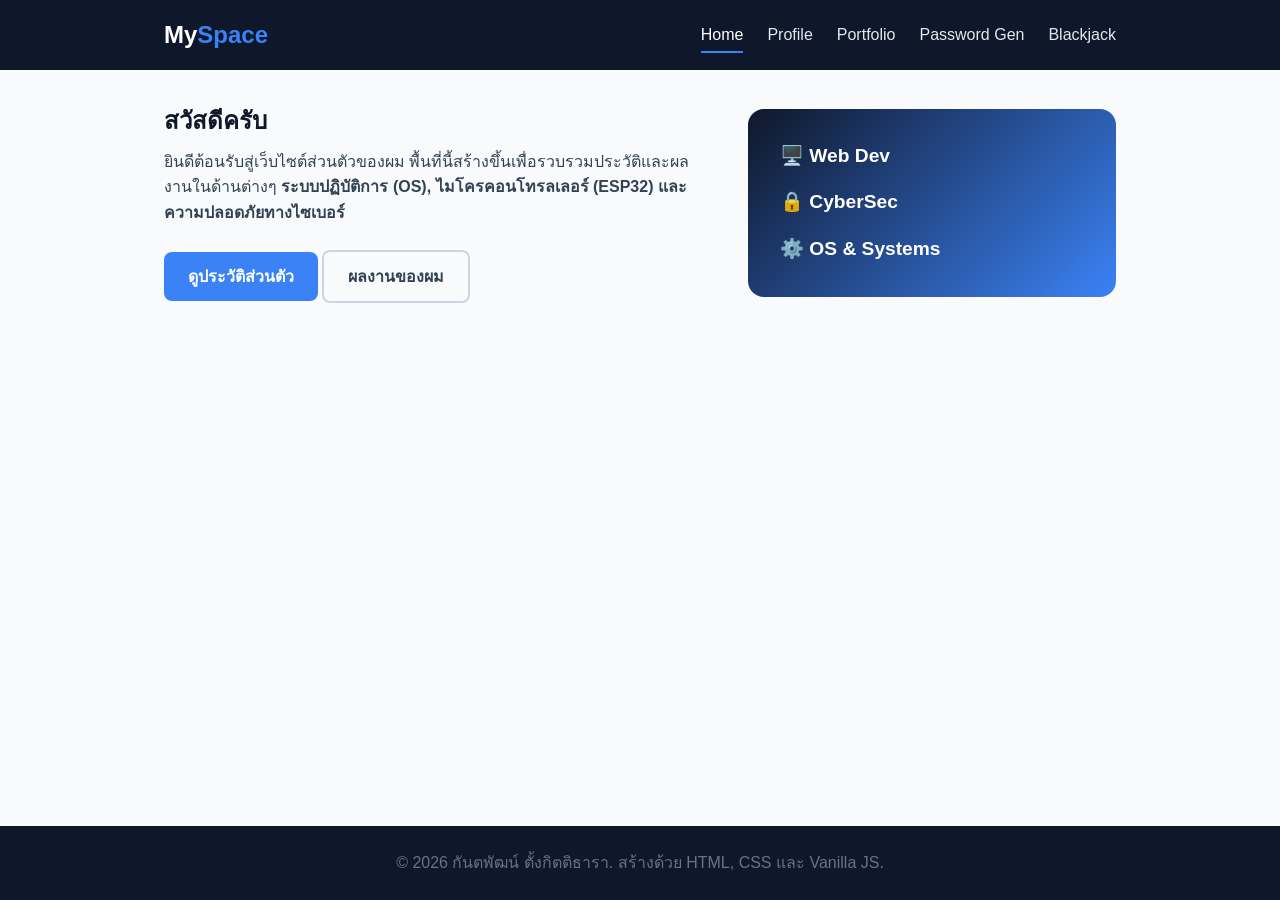
<file: index.html>
<!DOCTYPE html>
<html lang="th">
<head>
    <meta charset="UTF-8">
    <meta name="viewport" content="width=device-width, initial-scale=1.0">
    <meta name="description" content="เว็บไซต์ส่วนตัวของ กันตพัฒน์ ตั้งกิตติธารา นำเสนอผลงานด้าน Web Development และเทคโนโลยี">
    <title>My Portfolio | Home</title>
    <link rel="stylesheet" href="css/style.css">
</head>
<body>
    <header class="main-header">
        <nav class="navbar">
            <div class="logo">My<span>Space</span></div>
            <ul class="nav-links">
                <li><a href="index.html" class="active" aria-current="page">Home</a></li>
                <li><a href="cv.html">Profile</a></li>
                <li><a href="portfolio.html">Portfolio</a></li>
                <li><a href="password.html">Password Gen</a></li>
                <li><a href="blackjack.html">Blackjack</a></li>
            </ul>
        </nav>
    </header>

    <main class="main-container">
        <section class="hero-grid">
            <div class="hero-text">
                <h1>สวัสดีครับ<span class="highlight"></span></h1>
                <p>ยินดีต้อนรับสู่เว็บไซต์ส่วนตัวของผม พื้นที่นี้สร้างขึ้นเพื่อรวบรวมประวัติและผลงานในด้านต่างๆ <strong>ระบบปฏิบัติการ (OS), ไมโครคอนโทรลเลอร์ (ESP32) และความปลอดภัยทางไซเบอร์</strong></p>
                <div class="action-buttons" style="margin-top: 1.5rem;">
                    <a href="cv.html" class="btn btn-primary">ดูประวัติส่วนตัว</a>
                    <a href="portfolio.html" class="btn btn-outline">ผลงานของผม</a>
                </div>
            </div>
            <div class="hero-visual">
                <div class="tech-box">
                    <p>🖥️ <span>Web Dev</span></p>
                    <p>🔒 <span>CyberSec</span></p>
                    <p>⚙️ <span>OS & Systems</span></p>
                </div>
            </div>
        </section>
    </main>

    <footer class="main-footer">
        <p>&copy; 2026 กันตพัฒน์ ตั้งกิตติธารา. สร้างด้วย HTML, CSS และ Vanilla JS.</p>
    </footer>
</body>
</html>
</file>
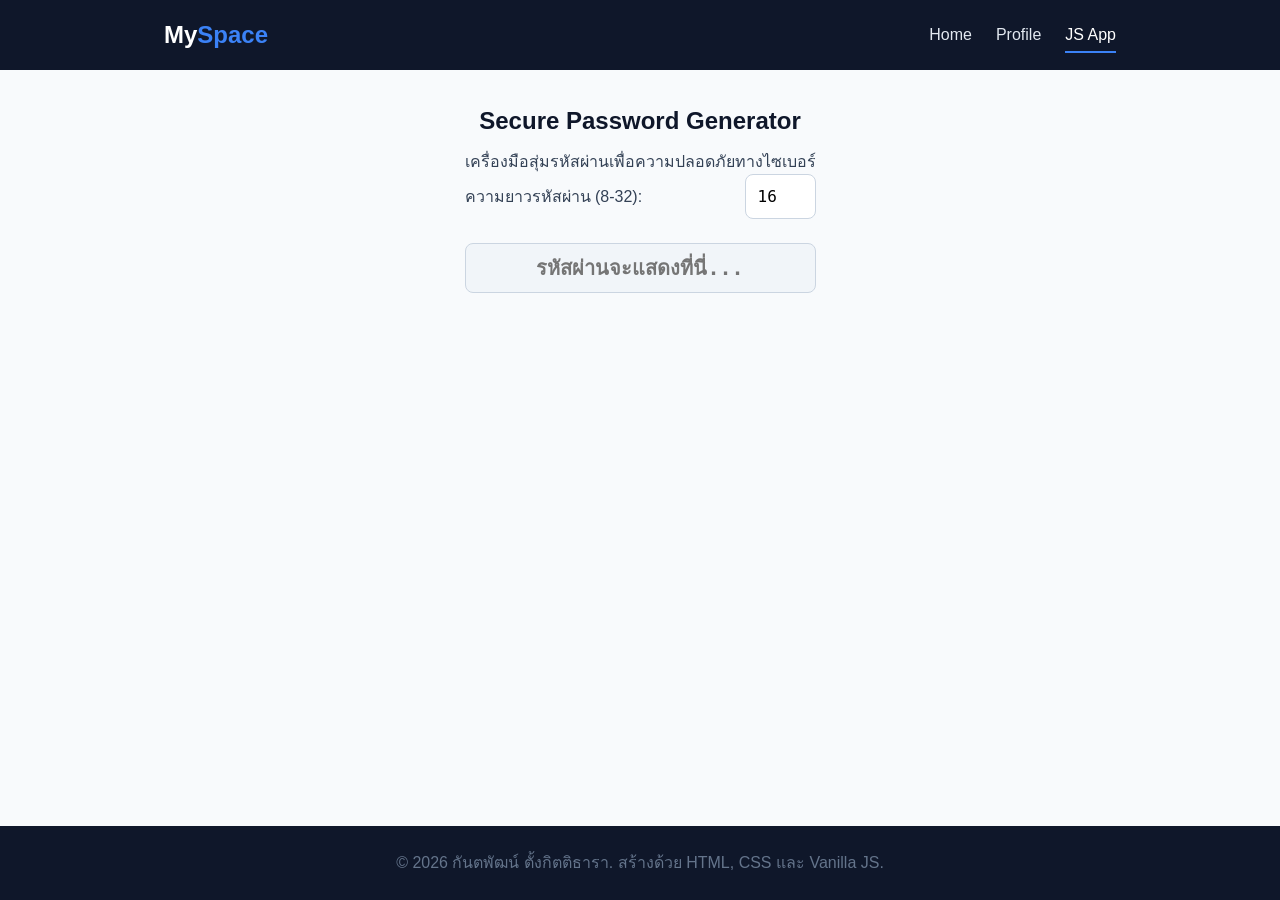
<file: app.html>
<!DOCTYPE html>
<html lang="th">
<head>
    <meta charset="UTF-8">
    <meta name="viewport" content="width=device-width, initial-scale=1.0">
    <meta name="description" content="แอปพลิเคชันสุ่มรหัสผ่านที่ปลอดภัย เขียนด้วย JavaScript">
    <title>My Portfolio | JS App</title>
    <link rel="stylesheet" href="css/style.css">
</head>
<body>
    <header class="main-header">
        <nav class="navbar">
            <div class="logo">My<span>Space</span></div>
            <ul class="nav-links">
                <li><a href="index.html">Home</a></li>
                <li><a href="cv.html">Profile</a></li>
                <li><a href="app.html" class="active" aria-current="page">JS App</a></li>
            </ul>
        </nav>
    </header>

    <main class="main-container app-layout">
        <section class="app-card">
            <h1 class="text-center">Secure Password Generator</h1>
            <p class="text-center">เครื่องมือสุ่มรหัสผ่านเพื่อความปลอดภัยทางไซเบอร์</p>
            
            <form id="generator-form" action="#" method="GET">
                <div class="form-group flex-group">
                    <label for="length">ความยาวรหัสผ่าน (8-32):</label>
                    <input type="number" id="length" name="length" min="8" max="32" value="16" required>
                </div>
                
                <div class="result-box">
                    <input type="text" id="result" name="generated-password" readonly placeholder="รหัสผ่านจะแสดงที่นี่..." aria-label="Generated Password">
                </div>

                <noscript>
                    <div class="noscript-warning">
                        <strong>คำเตือน:</strong> เบราว์เซอร์ของคุณปิดการทำงานของ JavaScript อยู่ เครื่องมือสุ่มรหัสผ่านฝั่งไคลเอนต์จะไม่ทำงาน กรุณาเปิด JavaScript เพื่อใช้งาน
                    </div>
                    <button type="submit" class="btn btn-primary" disabled>สุ่มรหัสผ่าน (ต้องการ JS)</button>
                </noscript>
                
                <div id="js-controls" style="display: none;">
                    <button type="button" id="generate-btn" class="btn btn-primary w-100">สร้างรหัสผ่านใหม่ 🔄</button>
                </div>
            </form>
        </section>
    </main>

    <footer class="main-footer">
        <p>&copy; 2026 กันตพัฒน์ ตั้งกิตติธารา. สร้างด้วย HTML, CSS และ Vanilla JS.</p>
    </footer>

    <script src="js/script.js"></script>
</body>
</html>
</file>
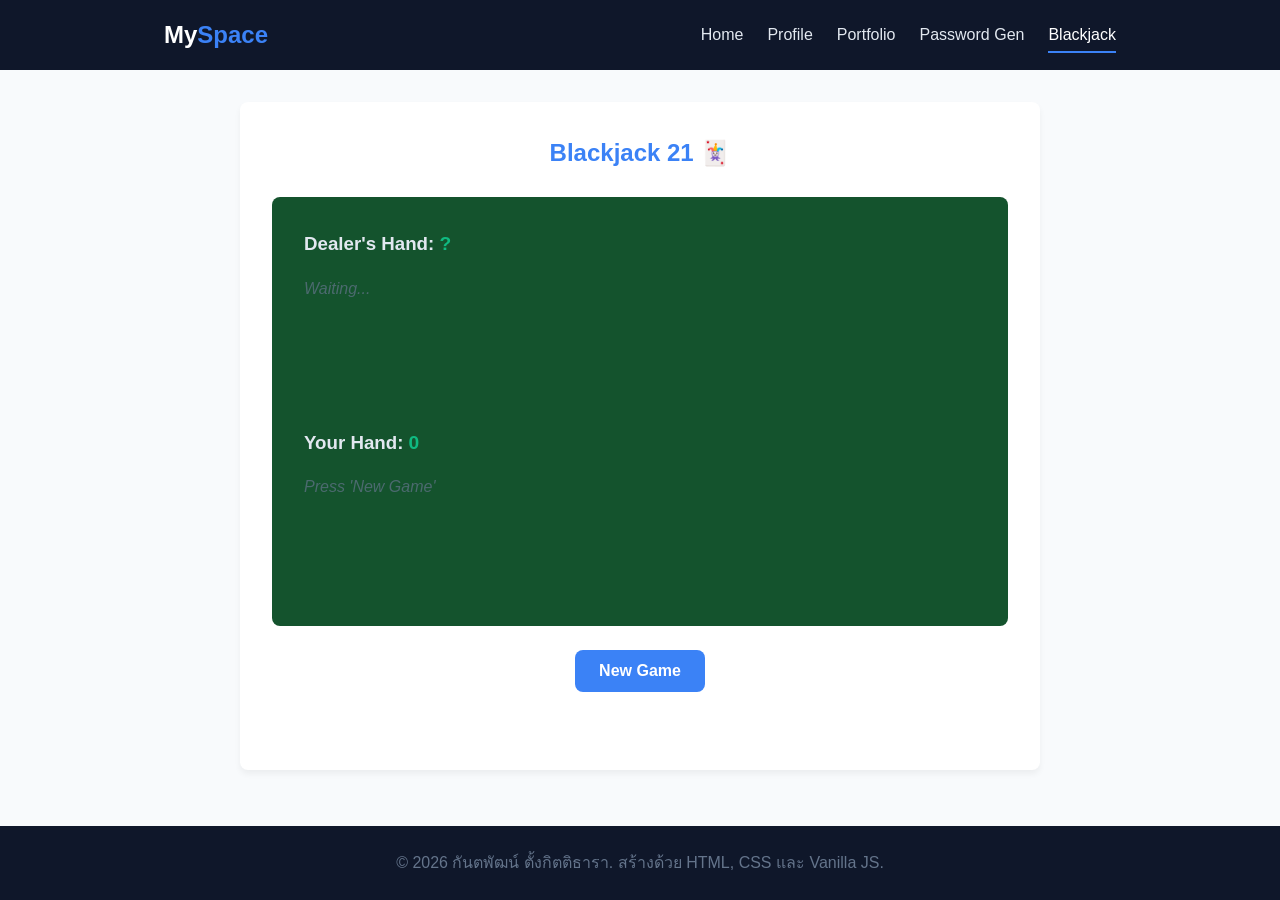
<file: blackjack.html>
<!DOCTYPE html>
<html lang="th">
<head>
    <meta charset="UTF-8">
    <meta name="viewport" content="width=device-width, initial-scale=1.0">
    <meta name="description" content="แอป JavaScript: เกมไพ่ แบล็คแจ็ค (Blackjack)">
    <title>My Portfolio | Blackjack</title>
    <link rel="stylesheet" href="css/style.css">
</head>
<body id="blackjack-page">
    <header class="main-header">
        <nav class="navbar">
            <div class="logo">My<span>Space</span></div>
            <ul class="nav-links">
                <li><a href="index.html">Home</a></li>
                <li><a href="cv.html">Profile</a></li>
                <li><a href="portfolio.html">Portfolio</a></li>
                <li><a href="password.html">Password Gen</a></li>
                <li><a href="blackjack.html" class="active" aria-current="page">Blackjack</a></li>
            </ul>
        </nav>
    </header>

    <main class="main-container app-layout">
        <section class="game-area card">
            <h1 class="text-center highlight">Blackjack 21 🃏</h1>
            
            <div class="game-table">
                <div class="hand-section" id="dealer-hand-section">
                    <h3>Dealer's Hand: <span id="dealer-score" class="score">?</span></h3>
                    <div class="cards-display" id="dealer-cards">
                        <div class="card-placeholder">Waiting...</div>
                    </div>
                </div>

                <div class="hand-section" id="player-hand-section">
                    <h3>Your Hand: <span id="player-score" class="score">0</span></h3>
                    <div class="cards-display" id="player-cards">
                        <div class="card-placeholder">Press 'New Game'</div>
                    </div>
                </div>
            </div>

            <div class="game-controls">
                <button type="button" id="new-game-btn" class="btn btn-primary">New Game</button>
                
                <div id="js-action-controls" style="display: none;">
                    <button type="button" id="hit-btn" class="btn btn-outline">Hit (ขอไพ่)</button>
                    <button type="button" id="stand-btn" class="btn btn-outline">Stand (พอ)</button>
                </div>
            </div>

            <div id="game-message" class="game-message text-center"></div>

            <noscript>
                <div class="alert alert-danger" style="margin-top: 1rem;">
                    <strong>คำเตือน:</strong> เกมนี้ต้องการ JavaScript ในการเล่น กรุณาเปิดใช้งาน
                </div>
            </noscript>
        </section>
    </main>

    <footer class="main-footer">
        <p>&copy; 2026 กันตพัฒน์ ตั้งกิตติธารา. สร้างด้วย HTML, CSS และ Vanilla JS.</p>
    </footer>

    <script src="js/script.js"></script>
</body>
</html>
</file>
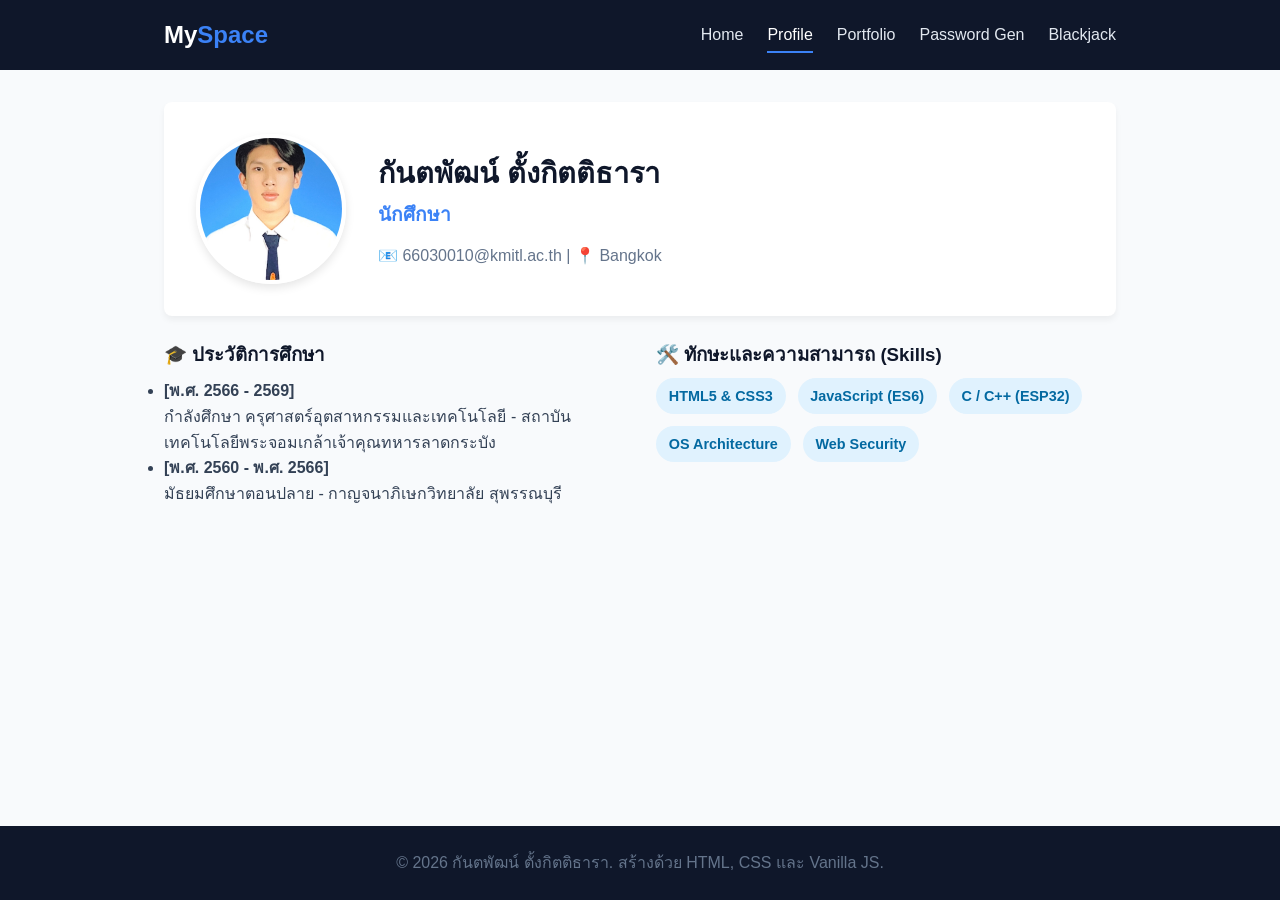
<file: cv.html>
<!DOCTYPE html>
<html lang="th">
<head>
    <meta charset="UTF-8">
    <meta name="viewport" content="width=device-width, initial-scale=1.0">
    <meta name="description" content="Curriculum Vitae ประวัติส่วนตัวและการศึกษา">
    <title>My Portfolio | CV</title>
    <link rel="stylesheet" href="css/style.css">
</head>
<body>
    <header class="main-header">
        <nav class="navbar">
            <div class="logo">My<span>Space</span></div>
            <ul class="nav-links">
                <li><a href="index.html">Home</a></li>
                <li><a href="cv.html" class="active" aria-current="page">Profile</a></li>
                <li><a href="portfolio.html">Portfolio</a></li>
                <li><a href="password.html">Password Gen</a></li>
                <li><a href="blackjack.html">Blackjack</a></li>
            </ul>
        </nav>
    </header>

    <main class="main-container cv-layout">
        
        <section class="cv-profile card">
            <div class="profile-frame">
                <img src="image/profile.jpg" alt="รูปถ่ายโปรไฟล์" width="150" height="150">
            </div>
            <div class="profile-text">
                <h1>กันตพัฒน์ ตั้งกิตติธารา</h1>
                <h2>นักศึกษา</h2>
                <p class="profile-contact">📧 66030010@kmitl.ac.th | 📍 Bangkok</p>
            </div>
        </section>

        <div class="cv-grid">
            <section class="cv-section">
                <h3>🎓 ประวัติการศึกษา</h3>
                <ul class="timeline-list">
                    <li>
                        <strong>[พ.ศ. 2566 - 2569]</strong>
                        <p>กำลังศึกษา ครุศาสตร์อุตสาหกรรมและเทคโนโลยี - สถาบันเทคโนโลยีพระจอมเกล้าเจ้าคุณทหารลาดกระบัง</p>
                    </li>
                    <li>
                        <strong>[พ.ศ. 2560 - พ.ศ. 2566]</strong>
                        <p>มัธยมศึกษาตอนปลาย - กาญจนาภิเษกวิทยาลัย สุพรรณบุรี</p>
                    </li>
                </ul>
            </section>

            <section class="cv-section">
                <h3>🛠️ ทักษะและความสามารถ (Skills)</h3>
                <div class="skills-flex">
                    <span class="skill-tag">HTML5 & CSS3</span>
                    <span class="skill-tag">JavaScript (ES6)</span>
                    <span class="skill-tag">C / C++ (ESP32)</span>
                    <span class="skill-tag">OS Architecture</span>
                    <span class="skill-tag">Web Security</span>
                </div>
            </section>
        </div>
    </main>

    <footer class="main-footer">
        <p>&copy; 2026 กันตพัฒน์ ตั้งกิตติธารา. สร้างด้วย HTML, CSS และ Vanilla JS.</p>
    </footer>
</body>
</html>
</file>
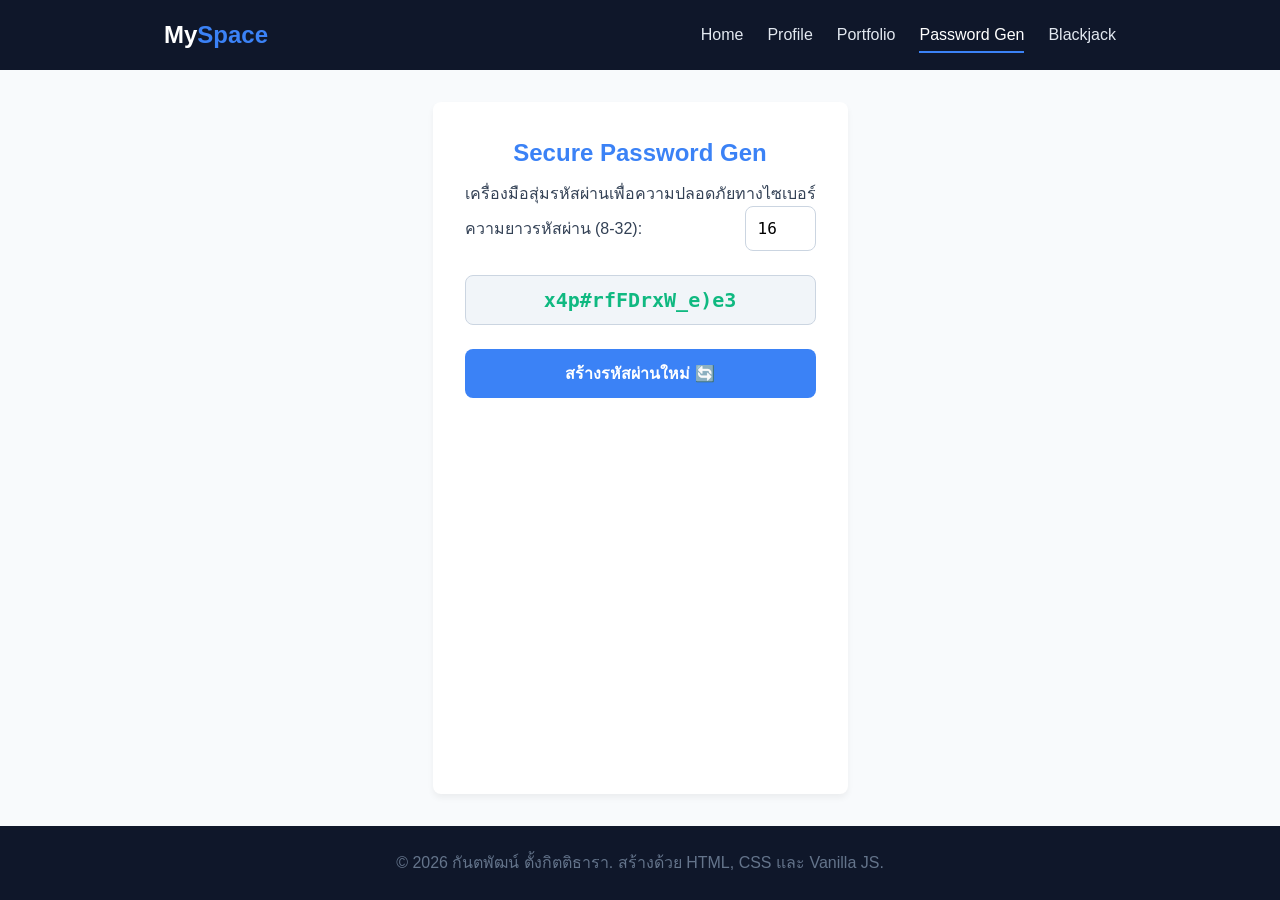
<file: password.html>
<!DOCTYPE html>
<html lang="th">
<head>
    <meta charset="UTF-8">
    <meta name="viewport" content="width=device-width, initial-scale=1.0">
    <meta name="description" content="แอปพลิเคชันสุ่มรหัสผ่านที่ปลอดภัย เขียนด้วย JavaScript">
    <title>My Portfolio | Password Gen</title>
    <link rel="stylesheet" href="css/style.css">
</head>
<body id="password-page">
    <header class="main-header">
        <nav class="navbar">
            <div class="logo">My<span>Space</span></div>
            <ul class="nav-links">
                <li><a href="index.html">Home</a></li>
                <li><a href="cv.html">Profile</a></li>
                <li><a href="portfolio.html">Portfolio</a></li>
                <li><a href="password.html" class="active" aria-current="page">Password Gen</a></li>
                <li><a href="blackjack.html">Blackjack</a></li>
            </ul>
        </nav>
    </header>

    <main class="main-container app-layout">
        <section class="app-card card">
            <h1 class="text-center highlight">Secure Password Gen</h1>
            <p class="text-center">เครื่องมือสุ่มรหัสผ่านเพื่อความปลอดภัยทางไซเบอร์</p>
            
            <form id="generator-form" action="#" method="GET">
                <div class="form-group flex-group">
                    <label for="length">ความยาวรหัสผ่าน (8-32):</label>
                    <input type="number" id="length" name="length" min="8" max="32" value="16" required>
                </div>
                
                <div class="result-box">
                    <input type="text" id="result" name="generated-password" readonly placeholder="รหัสผ่านจะแสดงที่นี่..." aria-label="Generated Password">
                </div>

                <noscript>
                    <div class="alert alert-danger">
                        <strong>คำเตือน:</strong> เบราว์เซอร์ของคุณปิด JavaScript เครื่องมือสุ่มรหัสผ่านฝั่งไคลเอนต์จะไม่ทำงาน กรุณาเปิดใช้งาน
                    </div>
                </noscript>
                
                <div id="js-controls" style="display: none;">
                    <button type="button" id="generate-btn" class="btn btn-primary w-100">สร้างรหัสผ่านใหม่ 🔄</button>
                </div>
            </form>
        </section>
    </main>

    <footer class="main-footer">
        <p>&copy; 2026 กันตพัฒน์ ตั้งกิตติธารา. สร้างด้วย HTML, CSS และ Vanilla JS.</p>
    </footer>

    <script src="js/script.js"></script>
</body>
</html>
</file>
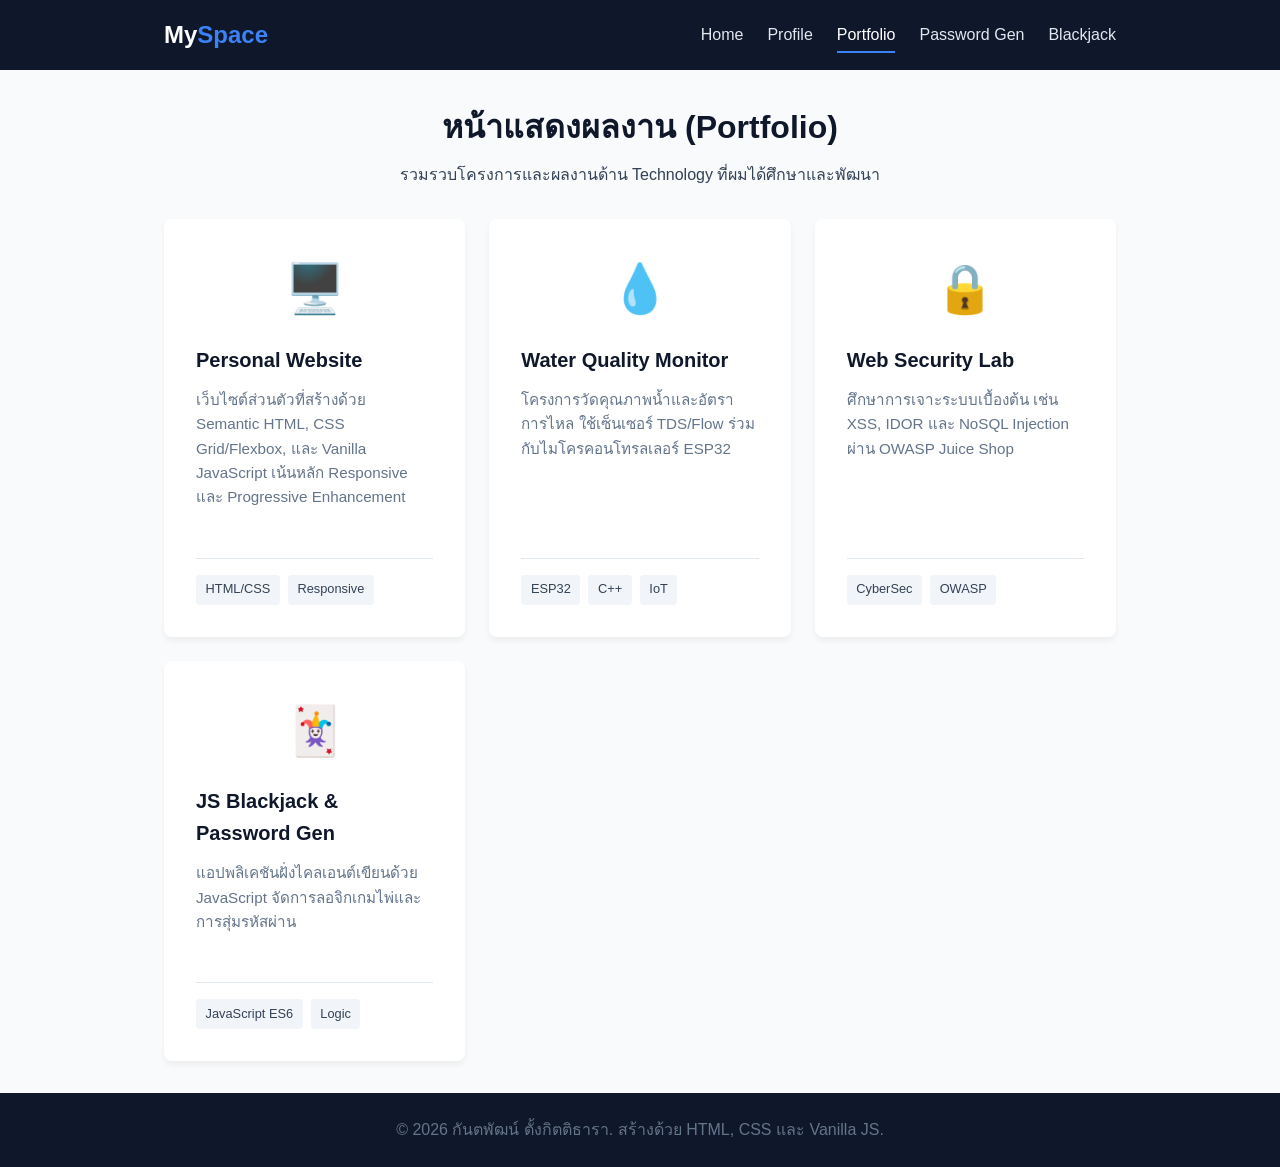
<file: portfolio.html>
<!DOCTYPE html>
<html lang="th">
<head>
    <meta charset="UTF-8">
    <meta name="viewport" content="width=device-width, initial-scale=1.0">
    <meta name="description" content="Portfolio รวมผลงานด้านการพัฒนาเว็บไซต์และโครงการที่สนใจ">
    <title>My Portfolio | Portfolio</title>
    <link rel="stylesheet" href="css/style.css">
</head>
<body>
    <header class="main-header">
        <nav class="navbar">
            <div class="logo">My<span>Space</span></div>
            <ul class="nav-links">
                <li><a href="index.html">Home</a></li>
                <li><a href="cv.html">Profile</a></li>
                <li><a href="portfolio.html" class="active" aria-current="page">Portfolio</a></li>
                <li><a href="password.html">Password Gen</a></li>
                <li><a href="blackjack.html">Blackjack</a></li>
            </ul>
        </nav>
    </header>

    <main class="main-container portfolio-layout">
        <header class="portfolio-header text-center">
            <h1>หน้าแสดงผลงาน (Portfolio)</h1>
            <p>รวมรวบโครงการและผลงานด้าน Technology ที่ผมได้ศึกษาและพัฒนา</p>
        </header>

        <div class="portfolio-grid">
            
            <div class="portfolio-item card">
                <div class="item-icon">🖥️</div>
                <h3>Personal Website</h3>
                <p>เว็บไซต์ส่วนตัวที่สร้างด้วย Semantic HTML, CSS Grid/Flexbox, และ Vanilla JavaScript เน้นหลัก Responsive และ Progressive Enhancement</p>
                <div class="item-tags">
                    <span class="tag">HTML/CSS</span>
                    <span class="tag">Responsive</span>
                </div>
            </div>

            <div class="portfolio-item card">
                <div class="item-icon">💧</div>
                <h3>Water Quality Monitor</h3>
                <p>โครงการวัดคุณภาพน้ำและอัตราการไหล ใช้เซ็นเซอร์ TDS/Flow ร่วมกับไมโครคอนโทรลเลอร์ ESP32</p>
                <div class="item-tags">
                    <span class="tag">ESP32</span>
                    <span class="tag">C++</span>
                    <span class="tag">IoT</span>
                </div>
            </div>

             <div class="portfolio-item card">
                <div class="item-icon">🔒</div>
                <h3>Web Security Lab</h3>
                <p>ศึกษาการเจาะระบบเบื้องต้น เช่น XSS, IDOR และ NoSQL Injection ผ่าน OWASP Juice Shop</p>
                <div class="item-tags">
                    <span class="tag">CyberSec</span>
                    <span class="tag">OWASP</span>
                </div>
            </div>

            <div class="portfolio-item card">
                <div class="item-icon">🃏</div>
                <h3>JS Blackjack & Password Gen</h3>
                <p>แอปพลิเคชันฝั่งไคลเอนต์เขียนด้วย JavaScript จัดการลอจิกเกมไพ่และการสุ่มรหัสผ่าน</p>
                <div class="item-tags">
                    <span class="tag">JavaScript ES6</span>
                    <span class="tag">Logic</span>
                </div>
            </div>

        </div>
    </main>

    <footer class="main-footer">
        <p>&copy; 2026 กันตพัฒน์ ตั้งกิตติธารา. สร้างด้วย HTML, CSS และ Vanilla JS.</p>
    </footer>
</body>
</html>
</file>
<file: css/style.css>
/* ==========================================================================
   CSS Variables & Base Reset
   ========================================================================= */
:root {
    --primary-color: #0f172a;
    --secondary-color: #3b82f6;
    --accent-color: #10b981;
    --danger-color: #ef4444;
    --text-main: #334155;
    --text-light: #64748b;
    --bg-color: #f8fafc;
    --bg-table: #14532d;
    --white: #ffffff;
    --border-radius: 8px;
    --transition-speed: 0.3s;
}

* { margin: 0; padding: 0; box-sizing: border-box; }

body {
    font-family: -apple-system, BlinkMacSystemFont, "Segoe UI", Roboto, Helvetica, Arial, sans-serif;
    background-color: var(--bg-color);
    color: var(--text-main);
    line-height: 1.6;
    display: flex;
    flex-direction: column;
    min-height: 100vh;
}

h1, h2, h3 { color: var(--primary-color); margin-bottom: 0.5rem; }
.text-center { text-align: center; }
.highlight { color: var(--secondary-color); }
.w-100 { width: 100%; }

/* ==========================================================================
   Buttons & Alerts
   ========================================================================= */
.btn {
    display: inline-block; padding: 0.75rem 1.5rem; border: none;
    border-radius: var(--border-radius); font-size: 1rem; font-weight: 600;
    cursor: pointer; text-decoration: none; transition: all var(--transition-speed);
}
.btn-primary { background-color: var(--secondary-color); color: var(--white); }
.btn-primary:hover { background-color: #2563eb; transform: translateY(-1px); }
.btn-outline { background-color: transparent; border: 2px solid #cbd5e1; color: var(--text-main); }
.btn-outline:hover { border-color: var(--secondary-color); color: var(--secondary-color); }
.btn:disabled { background-color: #cbd5e1; cursor: not-allowed; opacity: 0.7; }

.alert { padding: 1rem; border-radius: var(--border-radius); margin-bottom: 1rem; }
.alert-danger { background-color: #fef2f2; color: #b91c1c; border: 1px solid #fecaca; }

/* ==========================================================================
   Layout Structures (Flexbox & Grid)
   ========================================================================== */
.main-header { background-color: var(--primary-color); padding: 1rem 0; color: var(--white); }
.navbar {
    display: flex; justify-content: space-between; align-items: center;
    max-width: 1000px; margin: 0 auto; padding: 0 1.5rem; flex-wrap: wrap; gap: 1rem;
}
.logo { font-size: 1.5rem; font-weight: bold; }
.logo span { color: var(--secondary-color); }
.nav-links { list-style: none; display: flex; gap: 1.5rem; flex-wrap: wrap; }
.nav-links a { color: #e2e8f0; text-decoration: none; padding: 0.5rem 0; font-weight: 500;}
.nav-links a.active { color: var(--white); border-bottom: 2px solid var(--secondary-color); }

.main-container { max-width: 1000px; margin: 2rem auto; padding: 0 1.5rem; flex: 1; width: 100%; }
.main-footer { background-color: var(--primary-color); color: var(--text-light); text-align: center; padding: 1.5rem; margin-top: auto; }

.hero-grid, .cv-grid { display: grid; grid-template-columns: 1fr; gap: 2rem; }
.skills-flex { display: flex; flex-wrap: wrap; gap: 0.75rem; }
.skill-tag { background-color: #e0f2fe; color: #0369a1; padding: 0.4rem 0.8rem; border-radius: 20px; font-weight: 600; font-size: 0.9rem; }
.tech-box { background: linear-gradient(135deg, var(--primary-color), var(--secondary-color)); color: var(--white); padding: 2rem; border-radius: 16px; display: flex; flex-direction: column; gap: 1rem; font-weight: bold; font-size: 1.2rem;}

.card { background: var(--white); padding: 2rem; border-radius: var(--border-radius); box-shadow: 0 4px 6px rgba(0,0,0,0.05); margin-bottom: 1.5rem; }

/* ==========================================================================
   CV Profile Section
   ========================================================================== */
.cv-profile { display: flex; flex-direction: column; align-items: center; gap: 2rem; text-align: center; }
.profile-frame { width: 150px; height: 150px; border-radius: 50%; overflow: hidden; border: 4px solid var(--white); box-shadow: 0 4px 10px rgba(0,0,0,0.1); }
.profile-frame img { width: 100%; height: 100%; object-fit: cover; }
.profile-text h1 { font-size: 1.8rem; margin-bottom: 0.25rem; }
.profile-text h2 { font-size: 1.2rem; font-weight: 600; color: var(--secondary-color); margin-bottom: 0.75rem; }
.profile-text p { color: var(--text-light); }

/* ==========================================================================
   Portfolio Grid Section
   ========================================================================== */
.portfolio-header { margin-bottom: 2rem; }
.portfolio-grid { display: grid; grid-template-columns: repeat(auto-fit, minmax(280px, 1fr)); gap: 1.5rem; }
.portfolio-item { display: flex; flex-direction: column; height: 100%; transition: transform 0.2s, box-shadow 0.2s; }
.portfolio-item:hover { transform: translateY(-5px); box-shadow: 0 10px 15px rgba(0,0,0,0.1); }
.item-icon { font-size: 3rem; margin-bottom: 1rem; text-align: center; }
.portfolio-item h3 { margin-bottom: 0.75rem; font-size: 1.25rem; }
.portfolio-item p { color: var(--text-light); font-size: 0.95rem; margin-bottom: auto; }
.item-tags { display: flex; flex-wrap: wrap; gap: 0.5rem; margin-top: 1.5rem; border-top: 1px solid #e2e8f0; padding-top: 1rem; }
.tag { background-color: #f1f5f9; color: var(--text-main); font-size: 0.8rem; font-weight: 500; padding: 0.3rem 0.6rem; border-radius: 4px; }

/* ==========================================================================
   Password Gen App Specific
   ========================================================================== */
.app-card { max-width: 500px; margin: 0 auto; }
.form-group { margin-bottom: 1.5rem; }
.flex-group { display: flex; justify-content: space-between; align-items: center; }
input[type="number"], input[type="text"] { padding: 0.75rem; border: 1px solid #cbd5e1; border-radius: var(--border-radius); font-size: 1rem; font-family: monospace; }
.result-box input { width: 100%; text-align: center; background-color: #f1f5f9; color: var(--accent-color); font-weight: bold; font-size: 1.25rem; margin-bottom: 1.5rem; }

/* ==========================================================================
   Blackjack Game Specific
   ========================================================================= */
.app-layout { display: flex; justify-content: center; }
.game-area { width: 100%; max-width: 800px; }
.game-area h1 { margin-bottom: 1.5rem; }
.game-table { background-color: var(--bg-table); padding: 2rem; border-radius: var(--border-radius); color: var(--white); margin-bottom: 1.5rem; display: flex; flex-direction: column; gap: 2rem; }
.game-table h3 { color: #e2e8f0; margin-bottom: 1rem; }
.score { font-weight: bold; color: var(--accent-color); font-size: 1.2rem; }
.cards-display { display: flex; gap: 0.75rem; min-height: 120px; flex-wrap: wrap; }
.card-unit { background-color: var(--white); color: #000; width: 80px; height: 120px; border-radius: 6px; display: flex; justify-content: center; align-items: center; font-size: 1.5rem; font-weight: bold; box-shadow: 0 2px 4px rgba(0,0,0,0.2); font-family: monospace; position: relative; border: 1px solid #ddd; }
.card-unit.red { color: var(--danger-color); }
.card-unit.back { background-color: var(--primary-color); border-color: var(--text-light); }
.card-placeholder { color: var(--text-light); opacity: 0.7; font-style: italic; }
.game-controls { display: flex; justify-content: center; gap: 1rem; margin-bottom: 1rem; }
#js-action-controls { display: flex; gap: 1rem; }
.game-message { font-size: 1.2rem; font-weight: bold; min-height: 1.6rem; color: var(--text-main); }

/* ==========================================================================
   Responsive Design (Media Queries)
   ========================================================================= */
@media (min-width: 768px) {
    .hero-grid { grid-template-columns: 3fr 2fr; align-items: center; }
    .cv-grid { grid-template-columns: 1fr 1fr; }
    .cv-profile { flex-direction: row; text-align: left; }
}
</file>
